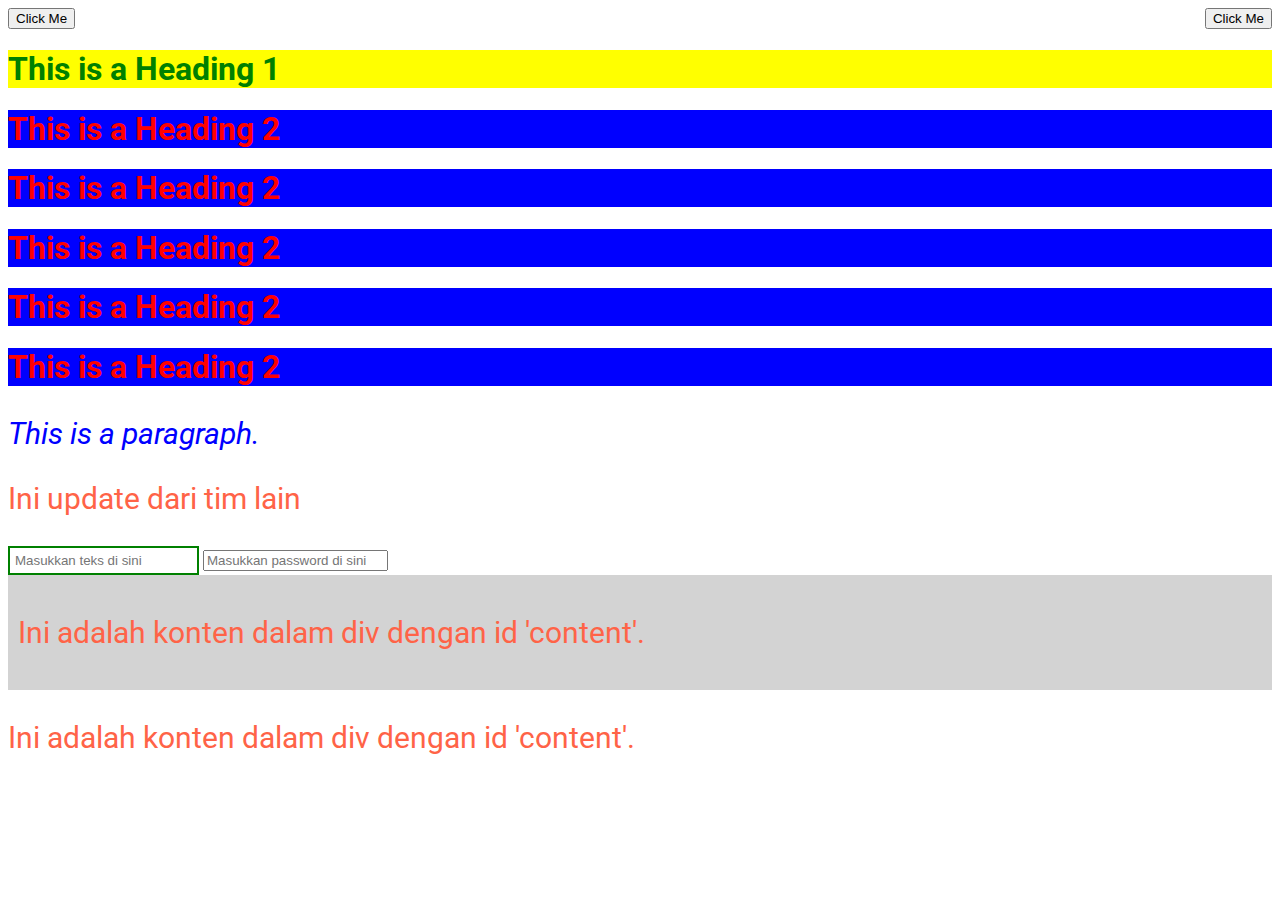
<file: sesi-2/index.html>
<!DOCTYPE html>
<html>
    <head>
        <meta name="viewport" content="width=device-width, initial-scale=1.0">
        <title>Page Title</title>
        <link rel="preconnect" href="https://fonts.googleapis.com">
        <link rel="preconnect" href="https://fonts.gstatic.com" crossorigin>
        <link href="https://fonts.googleapis.com/css2?family=Roboto:ital,wght@0,100..900;1,100..900&display=swap" rel="stylesheet">
        <link rel="stylesheet" href="style.css">
        <style>
            body {
                font-family: "Roboto", sans-serif;
            }
            h1 {
                color: red;
                background-color: blue;
            }
            .paragraf_biru {
                color: blue;
            }

            .paragraf-miring{
                font-style: italic;
            }
            input[type="text"] {
                border: 2px solid green;
                padding: 5px;
            }
            #content {
                background-color: lightgray;
                padding: 10px;
            }
        </style>
    </head>
    <body>
        <div style="display: flex;justify-content: space-between;">
            <button>Click Me</button>
            <button>Click Me</button>
        </div>
        <h1 style="color: green;background-color: yellow;">This is a Heading 1</h1>
        <h1>This is a Heading 2</h1>
        <h1>This is a Heading 2</h1>
        <h1>This is a Heading 2</h1>
        <h1>This is a Heading 2</h1>
        <h1>This is a Heading 2</h1>
        <p class="paragraf_biru paragraf-miring">This is a paragraph.</p>
        <p>Ini update dari tim lain</p>
        <input type="text" placeholder="Masukkan teks di sini">
        <input type="password" placeholder="Masukkan password di sini">
        <div id="content">
            <p>Ini adalah konten dalam div dengan id 'content'.</p>
        </div>
        <div id="content-2">
            <p>Ini adalah konten dalam div dengan id 'content'.</p>
        </div>
    </body>
</html>
</file>
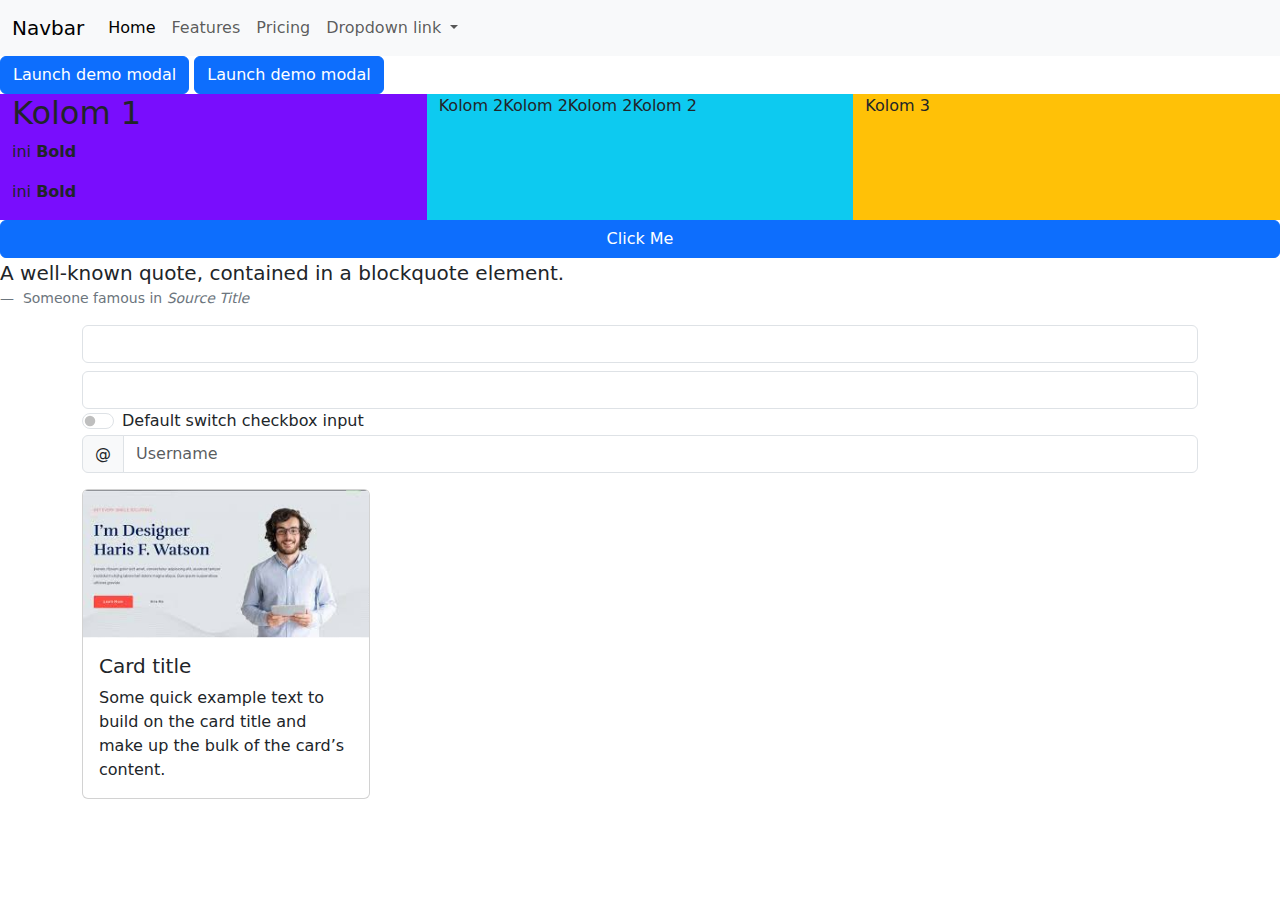
<file: sesi-3/index.html>
<!doctype html>
<html lang="en">
  <head>
    <meta charset="utf-8">
    <meta name="viewport" content="width=device-width, initial-scale=1">
    <title>Bootstrap demo</title>
    <!-- <link href="https://cdn.jsdelivr.net/npm/bootstrap@5.3.8/dist/css/bootstrap.min.css" rel="stylesheet" integrity="sha384-sRIl4kxILFvY47J16cr9ZwB07vP4J8+LH7qKQnuqkuIAvNWLzeN8tE5YBujZqJLB" crossorigin="anonymous"> -->
    <link href="bootstrap-5.3.8-dist/css/bootstrap.min.css" rel="stylesheet">
    <link href="style.css" rel="stylesheet">
  </head>
  <body>
<nav class="navbar navbar-expand-lg bg-body-tertiary">
  <div class="container-fluid">
    <a class="navbar-brand" href="#">Navbar</a>
    <button class="navbar-toggler" type="button" data-bs-toggle="collapse" data-bs-target="#navbarNavDropdown" aria-controls="navbarNavDropdown" aria-expanded="false" aria-label="Toggle navigation">
      <span class="navbar-toggler-icon"></span>
    </button>
    <div class="collapse navbar-collapse" id="navbarNavDropdown">
      <ul class="navbar-nav">
        <li class="nav-item">
          <a class="nav-link active" aria-current="page" href="#">Home</a>
        </li>
        <li class="nav-item">
          <a class="nav-link" href="#">Features</a>
        </li>
        <li class="nav-item">
          <a class="nav-link" href="#">Pricing</a>
        </li>
        <li class="nav-item dropdown">
          <a class="nav-link dropdown-toggle" href="#" role="button" data-bs-toggle="dropdown" aria-expanded="false">
            Dropdown link
          </a>
          <ul class="dropdown-menu">
            <li><a class="dropdown-item" href="#">Action</a></li>
            <li><a class="dropdown-item" href="#">Another action</a></li>
            <li><a class="dropdown-item" href="#">Something else here</a></li>
          </ul>
        </li>
      </ul>
    </div>
  </div>
</nav>
<!-- Button trigger modal -->
<button type="button" class="btn btn-primary" data-bs-toggle="modal" data-bs-target="#modalPopup">
  Launch demo modal
</button>
<button type="button" class="btn btn-primary" data-bs-toggle="modal" data-bs-target="#modalPopup2">
  Launch demo modal
</button>

<!-- Modal -->
<div class="modal fade" id="modalPopup" tabindex="-1" aria-labelledby="exampleModalLabel" aria-hidden="true">
  <div class="modal-dialog">
    <div class="modal-content">
      <div class="modal-header">
        <h1 class="modal-title fs-5" id="exampleModalLabel">Modal title</h1>
        <button type="button" class="btn-close" data-bs-dismiss="modal" aria-label="Close"></button>
      </div>
      <div class="modal-body">
        Modal 1
      </div>
      <div class="modal-footer">
        <button type="button" class="btn btn-secondary" data-bs-dismiss="modal">Close</button>
        <button type="button" class="btn btn-primary">Save changes</button>
      </div>
    </div>
  </div>
</div>
<!-- Modal -->
<div class="modal fade" id="modalPopup2" tabindex="-1" aria-labelledby="exampleModalLabel" aria-hidden="true">
  <div class="modal-dialog">
    <div class="modal-content">
      <div class="modal-header">
        <h1 class="modal-title fs-5" id="exampleModalLabel">Modal title</h1>
        <button type="button" class="btn-close" data-bs-dismiss="modal" aria-label="Close"></button>
      </div>
      <div class="modal-body">
        Modal 2
      </div>
      <div class="modal-footer">
        <button type="button" class="btn btn-secondary" data-bs-dismiss="modal">Close</button>
        <button type="button" class="btn btn-primary">Save changes</button>
      </div>
    </div>
  </div>
</div>
    <div class="container-fluid">
        <div class="row">
            <div class="col-12 col-md-6 col-lg-4 bg-primary bg-md-danger">
                <h2>Kolom 1</h2>
                <p>ini <b>Bold</b></p>
                <p>ini <strong>Bold</strong></p>
            </div>
            <div class="col-12 col-md-6 col-lg-4 bg-info d-md-block d-lg-flex d-none">
                <div>Kolom 2</div>
                <div>Kolom 2</div>
                <div>Kolom 2</div>
                <div>Kolom 2</div>

            </div>
            <div class="col-12 col-md-12 col-lg-4 bg-warning">Kolom 3</div>
        </div>
    </div>
    <div class="d-grid">
        <button class="btn btn-block btn-primary">Click Me</button>
    </div>
    <figure>
        <blockquote class="blockquote">
            <p>A well-known quote, contained in a blockquote element.</p>
        </blockquote>
        <figcaption class="blockquote-footer">
            Someone famous in <cite title="Source Title">Source Title</cite>
        </figcaption>
    </figure>
    <div class="container">
        <div class="row">
            <div class="col-12">
                <input class="form-control mb-2" type="text">
                <input class="form-control" type="number">
                <div class="form-check form-switch">
  <input class="form-check-input" type="checkbox" role="switch" id="switchCheckDefault">
  <label class="form-check-label" for="switchCheckDefault">Default switch checkbox input</label>
</div>
<div class="input-group mb-3">
  <span class="input-group-text" id="basic-addon1">@</span>
  <input type="text" class="form-control" placeholder="Username" aria-label="Username" aria-describedby="basic-addon1">
</div>
<div class="card" style="width: 18rem;">
  <img src="[data-uri]" class="card-img-top" alt="...">
  <div class="card-body">
    <h5 class="card-title">Card title</h5>
    <p class="card-text">Some quick example text to build on the card title and make up the bulk of the card’s content.</p>
  </div>
</div>
            </div>
        </div>
    </div>
    <!-- <script src="https://cdn.jsdelivr.net/npm/bootstrap@5.3.8/dist/js/bootstrap.bundle.min.js" integrity="sha384-FKyoEForCGlyvwx9Hj09JcYn3nv7wiPVlz7YYwJrWVcXK/BmnVDxM+D2scQbITxI" crossorigin="anonymous"></script> -->
     <script src="bootstrap-5.3.8-dist/js/bootstrap.bundle.min.js"></script>
  </body>
</html>
</file>
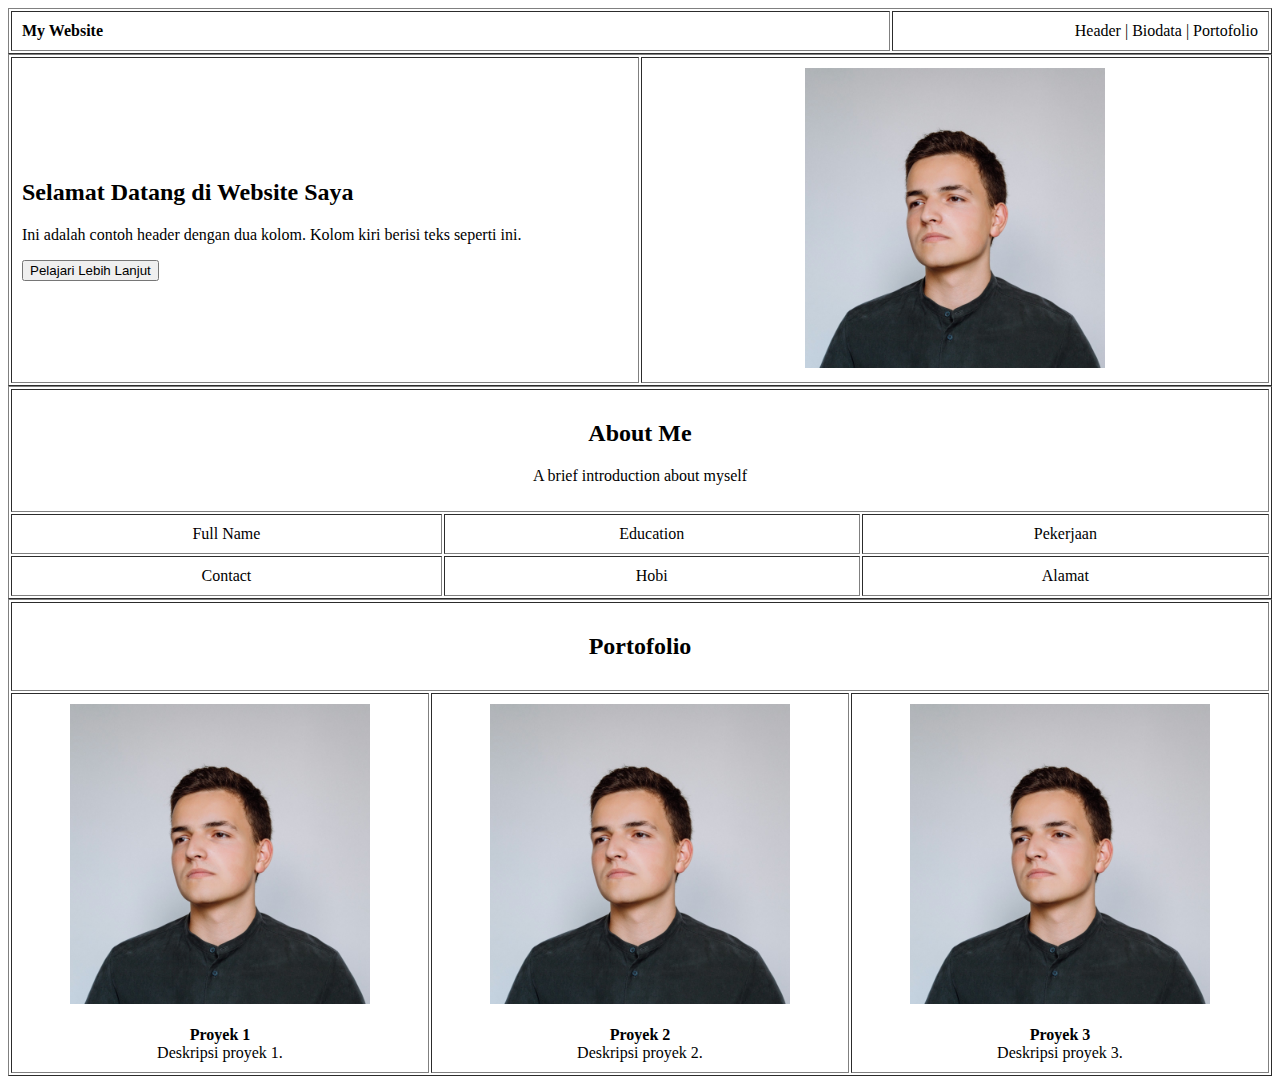
<file: sesi-1/tugas-1.html>
<!DOCTYPE html>
<html lang="id">
<head>
    <meta charset="UTF-8">
    <title>My Website</title>
</head>
<body>

<!-- SECTION 1 : MENU -->
<table border="1" width="100%" cellpadding="10">
    <tr>
        <td width="70%"><b>My Website</b></td>
        <td align="right">
            Header | Biodata | Portofolio
        </td>
    </tr>
</table>

<!-- SECTION 2 : HEADER (2 KOLOM) -->
<table border="1" width="100%" cellpadding="10">
    <tr>
        <!-- Kolom Kiri -->
        <td width="50%">
            <h2>Selamat Datang di Website Saya</h2>
            <p>
                Ini adalah contoh header dengan dua kolom.
                Kolom kiri berisi teks seperti ini.
            </p>
            <button>Pelajari Lebih Lanjut</button>
        </td>

        <!-- Kolom Kanan -->
        <td width="50%" align="center">
            <img src="photo-1535713875002-d1d0cf377fde.avif" 
                 alt="Gambar Header" width="300" height="auto">
        </td>
    </tr>
</table>

<!-- SECTION 3 : BIODATA -->
<table border="1" width="100%" cellpadding="10">
    <tr>
        <td colspan="3" align="center">
            <h2>About Me</h2>
            <p>A brief introduction about myself</p>
        </td>
    </tr>

    <!-- Baris 1 -->
    <tr align="center">
        <td>Full Name</td>
        <td>Education</td>
        <td>Pekerjaan</td>
    </tr>

    <!-- Baris 2 -->
    <tr align="center">
        <td>Contact</td>
        <td>Hobi</td>
        <td>Alamat</td>
    </tr>
</table>

<!-- SECTION 4 : PORTOFOLIO -->
<table border="1" width="100%" cellpadding="10">
    <tr>
        <td colspan="3" align="center">
            <h2>Portofolio</h2>
        </td>
    </tr>

    <tr align="center">
        <!-- Proyek 1 -->
        <td>
            <img src="photo-1535713875002-d1d0cf377fde.avif" width="300" height="auto"><br><br>
            <b>Proyek 1</b><br>
            Deskripsi proyek 1.
        </td>

        <!-- Proyek 2 -->
        <td>
            <img src="photo-1535713875002-d1d0cf377fde.avif" width="300" height="auto"><br><br>
            <b>Proyek 2</b><br>
            Deskripsi proyek 2.
        </td>

        <!-- Proyek 3 -->
        <td>
            <img src="photo-1535713875002-d1d0cf377fde.avif" width="300" height="auto"><br><br>
            <b>Proyek 3</b><br>
            Deskripsi proyek 3.
        </td>
    </tr>
</table>

</body>
</html>
</file>
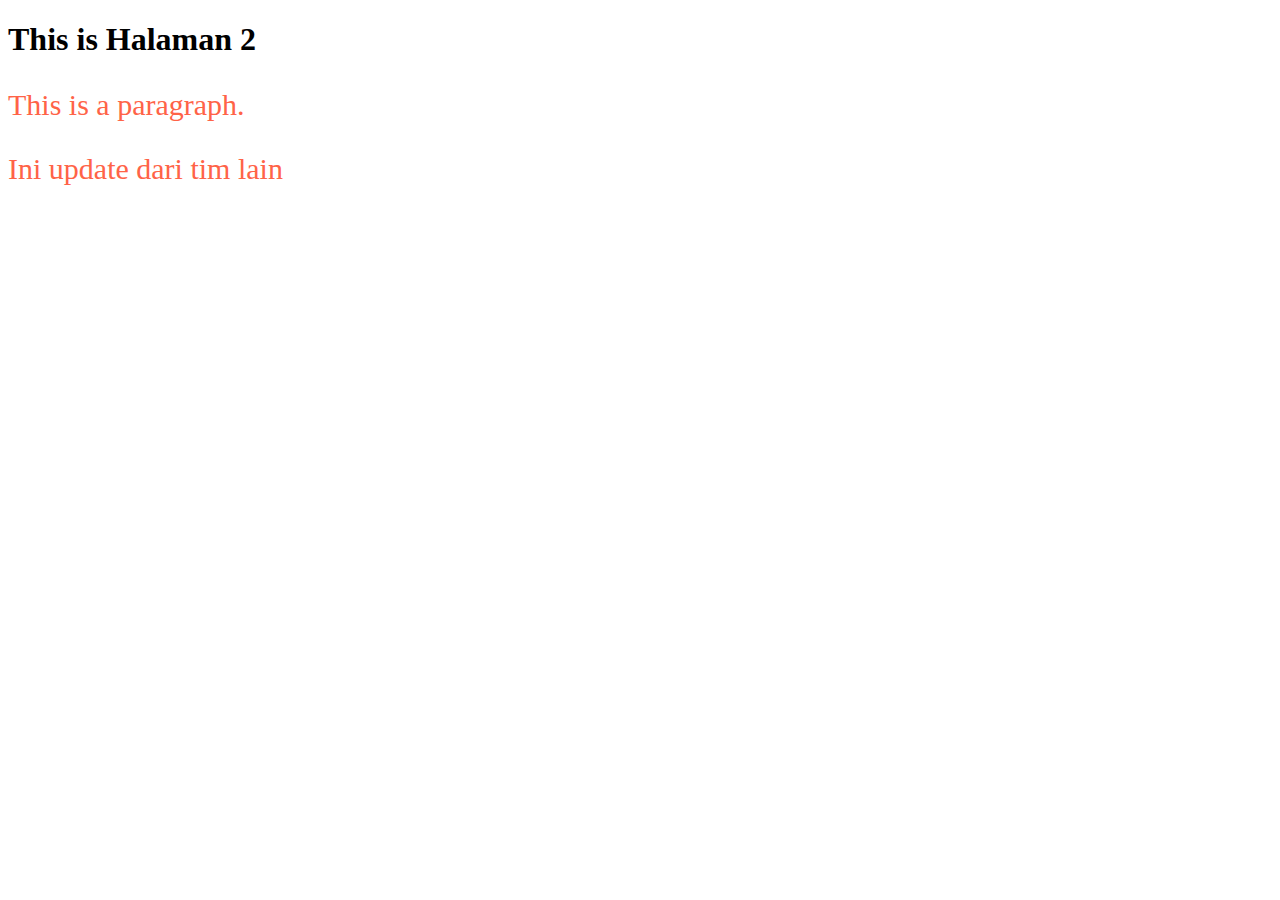
<file: sesi-2/halaman-2.html>
<!DOCTYPE html>
<html>
    <head>
        <title>Page Title</title>
        <link rel="stylesheet" href="style.css">
    </head>
    <body>
        <h1>This is Halaman 2</h1>
        <p>This is a paragraph.</p>
        <p>Ini update dari tim lain</p>
    </body>
</html>
</file>
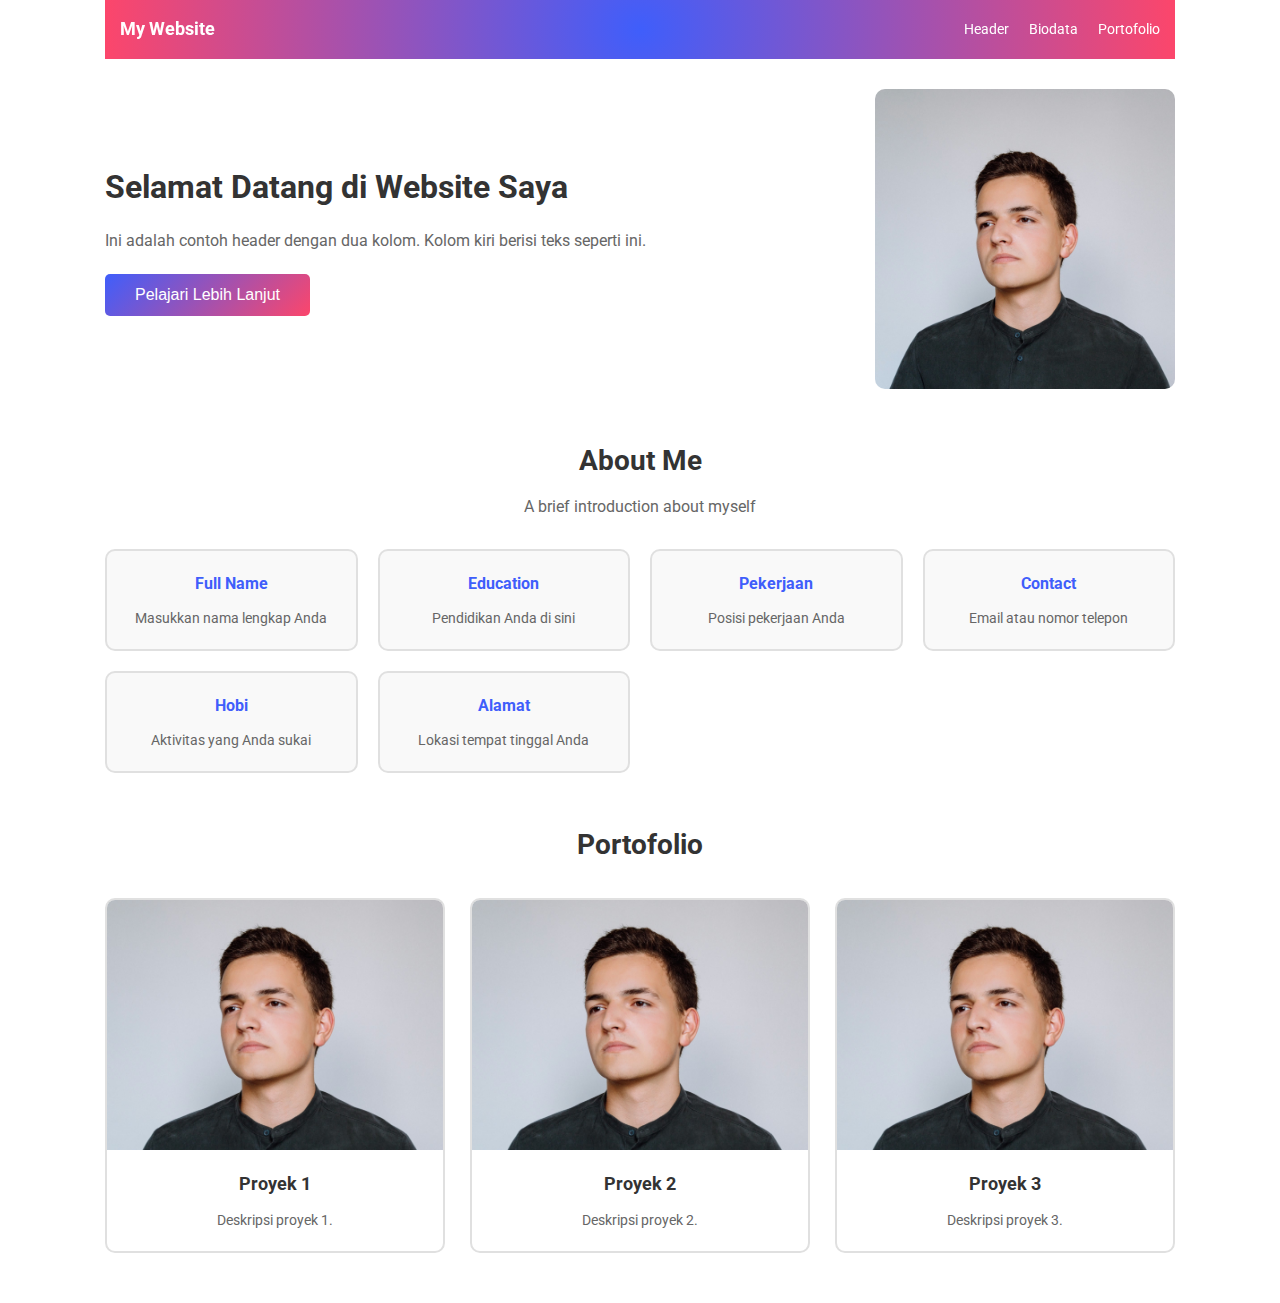
<file: sesi-2/tugas.html>
<!DOCTYPE html>
<html lang="id">
    <head>
        <meta charset="UTF-8">
        <meta name="viewport" content="width=device-width, initial-scale=1.0">
        <title>My Website</title>
        <link rel="preconnect" href="https://fonts.googleapis.com">
        <link rel="preconnect" href="https://fonts.gstatic.com" crossorigin>
        <link href="https://fonts.googleapis.com/css2?family=Roboto:ital,wght@0,100..900;1,100..900&display=swap" rel="stylesheet">
        <link rel="stylesheet" href="tugas.css">
    </head>
    <body>
        <div class="container">
            <!-- SECTION 1 : MENU -->
            <div class="menu">
                <b>My Website</b>
                <div class="menu-links">
                    <a href="#header">Header</a>
                    <a href="#biodata">Biodata</a>
                    <a href="#portofolio">Portofolio</a>
                </div>
            </div>

            <!-- SECTION 2 : HEADER (2 KOLOM) -->
            <div id="header">
                <!-- Kolom Kiri -->
                <div class="welcome-text">
                    <h2>Selamat Datang di Website Saya</h2>
                    <p>
                        Ini adalah contoh header dengan dua kolom.
                        Kolom kiri berisi teks seperti ini.
                    </p>
                    <button>Pelajari Lebih Lanjut</button>
                </div>

                <!-- Kolom Kanan -->
                <img src="image/photo-1535713875002-d1d0cf377fde.avif" 
                     alt="Gambar Header">
            </div>

            <!-- SECTION 3 : BIODATA -->
            <div id="biodata">
                <div class="section-title">
                    <h2>About Me</h2>
                    <p>A brief introduction about myself</p>
                </div>

                <div class="biodata-grid">
                    <div class="biodata-item">
                        <strong>Full Name</strong>
                        <p>Masukkan nama lengkap Anda</p>
                    </div>
                    <div class="biodata-item">
                        <strong>Education</strong>
                        <p>Pendidikan Anda di sini</p>
                    </div>
                    <div class="biodata-item">
                        <strong>Pekerjaan</strong>
                        <p>Posisi pekerjaan Anda</p>
                    </div>
                    <div class="biodata-item">
                        <strong>Contact</strong>
                        <p>Email atau nomor telepon</p>
                    </div>
                    <div class="biodata-item">
                        <strong>Hobi</strong>
                        <p>Aktivitas yang Anda sukai</p>
                    </div>
                    <div class="biodata-item">
                        <strong>Alamat</strong>
                        <p>Lokasi tempat tinggal Anda</p>
                    </div>
                </div>
            </div>

            <!-- SECTION 4 : PORTOFOLIO -->
            <div id="portofolio">
                <div class="section-title">
                    <h2>Portofolio</h2>
                </div>

                <div class="portfolio-grid">
                    <!-- Proyek 1 -->
                    <div class="portfolio-item">
                        <img src="image/photo-1535713875002-d1d0cf377fde.avif" alt="Proyek 1">
                        <div class="portfolio-content">
                            <b>Proyek 1</b>
                            <p>Deskripsi proyek 1.</p>
                        </div>
                    </div>

                    <!-- Proyek 2 -->
                    <div class="portfolio-item">
                        <img src="image/photo-1535713875002-d1d0cf377fde.avif" alt="Proyek 2">
                        <div class="portfolio-content">
                            <b>Proyek 2</b>
                            <p>Deskripsi proyek 2.</p>
                        </div>
                    </div>

                    <!-- Proyek 3 -->
                    <div class="portfolio-item">
                        <img src="image/photo-1535713875002-d1d0cf377fde.avif" alt="Proyek 3">
                        <div class="portfolio-content">
                            <b>Proyek 3</b>
                            <p>Deskripsi proyek 3.</p>
                        </div>
                    </div>
                </div>
            </div>
        </div>
    </body>
</html>
</file>
<file: sesi-2/style.css>
p {
    color: rgb(255, 99, 71);
    font-size: 30px;
}
</file>
<file: sesi-3/style.css>
.bg-primary {
    background-color: #790dfd !important;
}
</file>
<file: sesi-2/tugas.css>
* {
    margin: 0;
    padding: 0;
    box-sizing: border-box;
}

body {
    font-family: "Roboto", sans-serif;
    line-height: 1.6;
}

.container {
    max-width: 1100px;
    margin: 0 auto;
    padding: 0 15px;
}

/* MENU STYLES */
.menu {
    display: flex;
    justify-content: space-between;
    align-items: center;
    background: #3F5EFB;
    background: radial-gradient(circle, rgba(63, 94, 251, 1) 0%, rgba(252, 70, 107, 1) 100%);
    padding: 15px;
    color: white;
    position: sticky;
    top: 0;
    z-index: 100;
    flex-wrap: wrap;
    gap: 15px;
}

.menu b {
    font-size: 18px;
}

.menu-links {
    display: flex;
    gap: 20px;
    flex-wrap: wrap;
}

.menu a {
    color: white;
    text-decoration: none;
    font-size: 14px;
    transition: opacity 0.3s;
}

.menu a:hover {
    opacity: 0.8;
}

/* HEADER SECTION */
#header {
    margin-top: 30px;
    margin-bottom: 50px;
    display: flex;
    flex-direction: row;
    align-items: center;
    justify-content: space-between;
    gap: 30px;
}

.welcome-text {
    flex: 1;
    min-width: 250px;
}

.welcome-text h2 {
    font-size: 32px;
    margin-bottom: 15px;
    color: #333;
}

.welcome-text p {
    font-size: 16px;
    margin-bottom: 20px;
    color: #666;
}

.welcome-text button {
    padding: 12px 30px;
    font-size: 16px;
    background: linear-gradient(135deg, #3F5EFB, #FC466B);
    color: white;
    border: none;
    border-radius: 5px;
    cursor: pointer;
    transition: transform 0.3s, box-shadow 0.3s;
}

.welcome-text button:hover {
    transform: translateY(-2px);
    box-shadow: 0 5px 15px rgba(63, 94, 251, 0.4);
}

#header img {
    flex: 1;
    max-width: 300px;
    width: 100%;
    height: auto;
    border-radius: 10px;
    object-fit: cover;
}

/* BIODATA SECTION */
.section-title {
    text-align: center;
    margin-bottom: 30px;
    margin-top: 50px;
}

.section-title h2 {
    font-size: 28px;
    margin-bottom: 10px;
    color: #333;
}

.section-title p {
    color: #666;
    font-size: 16px;
}

.biodata-grid {
    display: grid;
    grid-template-columns: repeat(auto-fit, minmax(250px, 1fr));
    gap: 20px;
    margin-bottom: 50px;
}

.biodata-item {
    padding: 20px;
    border: 2px solid #e0e0e0;
    border-radius: 10px;
    text-align: center;
    background: #f9f9f9;
    transition: transform 0.3s, box-shadow 0.3s;
}

.biodata-item:hover {
    transform: translateY(-5px);
    box-shadow: 0 5px 15px rgba(0, 0, 0, 0.1);
}

.biodata-item strong {
    display: block;
    margin-bottom: 10px;
    color: #3F5EFB;
    font-size: 16px;
}

.biodata-item p {
    color: #666;
    font-size: 14px;
}

/* PORTFOLIO SECTION */
.portfolio-grid {
    display: grid;
    grid-template-columns: repeat(auto-fit, minmax(280px, 1fr));
    gap: 25px;
    margin-bottom: 50px;
}

.portfolio-item {
    border: 2px solid #e0e0e0;
    border-radius: 10px;
    overflow: hidden;
    background: white;
    transition: transform 0.3s, box-shadow 0.3s;
}

.portfolio-item:hover {
    transform: translateY(-8px);
    box-shadow: 0 10px 25px rgba(0, 0, 0, 0.15);
}

.portfolio-item img {
    width: 100%;
    height: 250px;
    object-fit: cover;
    display: block;
}

.portfolio-content {
    padding: 20px;
    text-align: center;
}

.portfolio-content b {
    display: block;
    margin-bottom: 10px;
    color: #333;
    font-size: 18px;
}

.portfolio-content p {
    color: #666;
    font-size: 14px;
}

/* RESPONSIVE DESIGN */
/* Tablet (768px and down) */
@media (max-width: 768px) {
    .container {
        padding: 0 10px;
    }

    .menu {
        flex-direction: column;
        gap: 10px;
        padding: 10px;
    }

    .menu b {
        width: 100%;
        text-align: center;
    }

    .menu-links {
        width: 100%;
        justify-content: center;
        gap: 15px;
    }

    #header {
        flex-direction: column-reverse;
        gap: 20px;
        margin-top: 20px;
        margin-bottom: 30px;
    }

    .welcome-text h2 {
        font-size: 24px;
    }

    .welcome-text p {
        font-size: 14px;
    }

    #header img {
        max-width: 100%;
    }

    .section-title h2 {
        font-size: 24px;
    }

    .biodata-grid {
        grid-template-columns: repeat(auto-fit, minmax(200px, 1fr));
        gap: 15px;
    }

    .portfolio-grid {
        grid-template-columns: repeat(auto-fit, minmax(200px, 1fr));
        gap: 15px;
    }

    .portfolio-item img {
        height: 200px;
    }
}

/* Mobile (480px and down) */
@media (max-width: 480px) {
    .container {
        padding: 0 8px;
    }

    .menu {
        padding: 10px 8px;
    }

    .menu a {
        font-size: 12px;
    }

    .menu-links {
        gap: 10px;
    }

    #header {
        margin-top: 15px;
        margin-bottom: 20px;
    }

    .welcome-text h2 {
        font-size: 20px;
        margin-bottom: 10px;
    }

    .welcome-text p {
        font-size: 13px;
        margin-bottom: 15px;
    }

    .welcome-text button {
        padding: 10px 20px;
        font-size: 14px;
    }

    .section-title {
        margin-top: 30px;
        margin-bottom: 20px;
    }

    .section-title h2 {
        font-size: 20px;
        margin-bottom: 8px;
    }

    .section-title p {
        font-size: 14px;
    }

    .biodata-grid {
        grid-template-columns: 1fr;
        gap: 12px;
    }

    .biodata-item {
        padding: 15px;
    }

    .portfolio-grid {
        grid-template-columns: 1fr;
        gap: 15px;
    }

    .portfolio-item img {
        height: 200px;
    }

    .portfolio-content {
        padding: 15px;
    }
}
</file>
